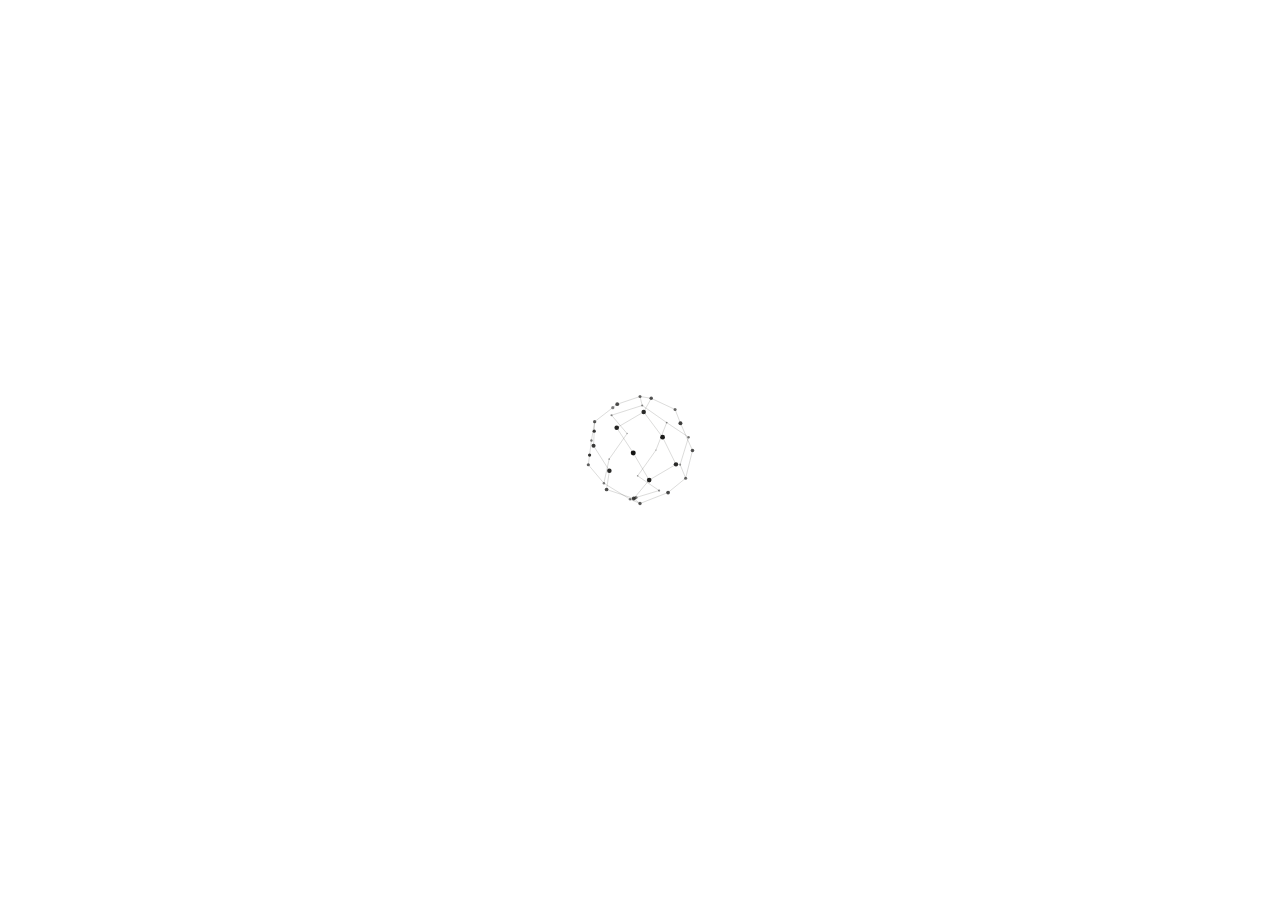
<file: index.html>
<!DOCTYPE html>
<html lang="es" data-theme="light">

<head>
    <meta charset="UTF-8" />
    <title>Filotaxia</title>
    <!-- viewport-fit=cover: la app usa toda la pantalla y respeta las áreas seguras (notch, barra de inicio) -->
    <meta name="viewport" content="width=device-width, initial-scale=1.0, viewport-fit=cover" />
    <meta name="description" content="Escuchá el sonido de tu terrario." />
    <!-- Color de la barra del navegador, uno por esquema (utils/theme.js los pisa si se fuerza un tema) -->
    <meta name="theme-color" content="#ffffff" media="(prefers-color-scheme: light)" data-scheme="light" />
    <meta name="theme-color" content="#141413" media="(prefers-color-scheme: dark)" data-scheme="dark" />
    <!-- App instalable (PWA): ícono y nombre en la pantalla de inicio.
         Android usa los íconos del manifest; el iPhone no: usa apple-touch-icon
         (PNG de 180×180 sin transparencia). Vive en la raíz porque es donde iOS
         lo busca si no encuentra este link. -->
    <link rel="manifest" href="./manifest.webmanifest" />
    <link rel="icon" type="image/png" href="./src/assets/icons/favicon-48.png" />
    <link rel="apple-touch-icon" sizes="180x180" href="./apple-touch-icon.png" />
    <meta name="mobile-web-app-capable" content="yes" />
    <meta name="apple-mobile-web-app-title" content="Filotaxia" />
    <meta name="apple-mobile-web-app-status-bar-style" content="default" />
    <!-- Tipografía: PP Neue Montreal, local (src/styles/base/fonts.css); se precarga el corte de texto -->
    <link rel="preload" href="./src/assets/fonts/ppneuemontreal-medium.otf" as="font" type="font/otf" crossorigin>
    <link rel="stylesheet" href="./src/styles.css" />
</head>

<body>
    <a class="skip-link" href="#view">Saltar al contenido</a>

    <!-- Loader de arranque (layout/boot): tapa la pantalla en blanco mientras
         carga el catálogo (store/catalog.js, puede pedirle a Supabase) y
         arranca el router. Una esfera de puntos conectados por líneas finas,
         girando despacio (boot.js arma la red y la anima; main.js avisa
         cuando ya se puede navegar, con "filotaxia:ready", y recién ahí se
         saca, con un fade). -->
    <div class="boot" data-boot role="status" aria-label="Cargando Filotaxia">
        <svg class="boot__orb" data-boot-orb viewBox="0 0 240 240" aria-hidden="true"></svg>
    </div>
    <script type="module">
        import { bindBoot } from "./src/layout/boot/boot.js";
        bindBoot(document);
    </script>

    <div class="app-shell" data-app-shell>
        <!-- LAYOUT: Header (solo en las vistas que lo piden: Terrarios, Cuidados, Bitácora, Ajustes).
             Ajustes a la derecha, como el avatar de Pulso (components/settings-link) -->
        <header class="app-header" data-header hidden>
            <div class="app-header__inner container">
                <div class="app-header__lead">
                    <a class="app-header__back" href="#/coleccion" data-header-back hidden aria-label="Volver">
                        <!-- Lucide: chevron-left -->
                        <svg viewBox="0 0 24 24" fill="none" stroke="currentColor" stroke-width="1.5"
                            stroke-linecap="round" stroke-linejoin="round" aria-hidden="true">
                            <path d="m15 18-6-6 6-6" />
                        </svg>
                    </a>
                    <div class="app-header__titles">
                        <h1 class="app-header__title" data-header-title tabindex="-1">Filotaxia</h1>
                        <p class="app-header__subtitle" data-header-subtitle></p>
                    </div>
                </div>
                <a class="settings-link" href="#/ajustes" data-header-settings aria-label="Ajustes">
                    <span class="settings-link__dot" aria-hidden="true"></span>
                </a>
            </div>
        </header>

        <!-- LAYOUT: View (el router monta acá cada pantalla) -->
        <main id="view" class="app-view" tabindex="-1"></main>

        <!-- LAYOUT: Bottom-Nav (estructura de Pulso): Mi terrario · Colección · Filotaxia ·
             Manifiesto · Guía, y al final el reproductor (no navega). Probando un estilo
             nuevo: la barra es siempre inversa al tema (negra en claro, blanca en oscuro
             — --color-inverse-bg/-text, no sigue el tema como antes) y solo íconos, sin
             label visible (aria-label en el link); la sección activa es un círculo del
             color de la página (el inverso del inverso), no un fondo suave. Conectar (el
             escáner, #/escanear) ya no está acá: se llega desde Mi terrario o el QR
             chico del bloque Pieza. Filotaxia (el catálogo de formas y ondas:
             views/formas-ondas) lleva un rombo, no ya el isotipo de la marca; también
             se llega por la card "Plantas."
             (components/plants-block). El reproductor (data-nav-player, conectado en
             layout/player-dock) no es un link: muestra u oculta la franja/barra del
             reproductor, que arranca invisible (ya no flota siempre arriba de la barra).
             Riel lateral en desktop. Ajustes está en el header. En todas las pantallas
             menos el splash y el Manifiesto del primer escaneo. -->
        <nav class="bottom-nav" aria-label="Secciones" data-nav hidden>
            <a class="bottom-nav__brand" href="#/mi-terrario">Filotaxia</a>
            <ul class="bottom-nav__list">
                <li>
                    <a class="bottom-nav__link" href="#/mi-terrario" data-route="mi-terrario" aria-label="Terrario">
                        <!-- Mi terrario (#/mi-terrario). Ícono: un terrario propio, con el
                             trazo de Lucide: la pecera redonda del TR01,
                             la línea del sustrato y un brote adentro. El viewBox recorta el margen
                             para que se vea del mismo tamaño que los otros íconos -->
                        <svg class="bottom-nav__icon bottom-nav__icon--terrario" viewBox="2.5 2.5 19 19" fill="none" stroke="currentColor"
                            stroke-linecap="round" stroke-linejoin="round" aria-hidden="true">
                            <path d="M8.5 4.5h7" />
                            <path d="M8.5 4.5C5.8 5.9 4 8.7 4 12a8 8 0 0 0 16 0c0-3.3-1.8-6.1-4.5-7.5" />
                            <path d="M5 15.5h14" />
                            <path d="M12 15.5v-4.5" />
                            <path d="M12 13c-1.8 0-3-1.2-3-3 1.8 0 3 1.2 3 3z" />
                            <path d="M12 12c1.8 0 3-1.2 3-3-1.8 0-3 1.2-3 3z" />
                        </svg>
                    </a>
                </li>
                <li>
                    <a class="bottom-nav__link" href="#/coleccion" data-route="coleccion" aria-label="Colección">
                        <!-- Lucide: layout-grid -->
                        <svg class="bottom-nav__icon" viewBox="0 0 24 24" fill="none" stroke="currentColor"
                            stroke-linecap="round" stroke-linejoin="round" aria-hidden="true">
                            <rect width="7" height="7" x="3" y="3" rx="1" />
                            <rect width="7" height="7" x="14" y="3" rx="1" />
                            <rect width="7" height="7" x="14" y="14" rx="1" />
                            <rect width="7" height="7" x="3" y="14" rx="1" />
                        </svg>
                    </a>
                </li>
                <li>
                    <a class="bottom-nav__link" href="#/formas-ondas" data-route="formas-ondas" aria-label="Formas">
                        <!-- Lucide: leaf (la forma de la hoja define la onda) -->
                        <svg class="bottom-nav__icon" viewBox="0 0 24 24" fill="none" stroke="currentColor"
                            stroke-linecap="round" stroke-linejoin="round" aria-hidden="true">
                            <path d="M11 20A7 7 0 0 1 9.8 6.1C15.5 5 17 4.48 19 2c1 2 2 4.18 2 8 0 5.5-4.78 10-11 10Z" />
                            <path d="M2 21c0-3 1.85-5.36 5.08-6C9.5 14.52 12 13 13 12" />
                        </svg>
                    </a>
                </li>
                <li>
                    <a class="bottom-nav__link" href="#/manifiesto" data-route="manifiesto" aria-label="Manifiesto">
                        <!-- Lucide: book-open -->
                        <svg class="bottom-nav__icon" viewBox="0 0 24 24" fill="none" stroke="currentColor"
                            stroke-linecap="round" stroke-linejoin="round" aria-hidden="true">
                            <path d="M12 7v14" />
                            <path d="M3 18a1 1 0 0 1-1-1V4a1 1 0 0 1 1-1h5a4 4 0 0 1 4 4 4 4 0 0 1 4-4h5a1 1 0 0 1 1 1v13a1 1 0 0 1-1 1h-6a3 3 0 0 0-3 3 3 3 0 0 0-3-3z" />
                        </svg>
                    </a>
                </li>
                <li>
                    <a class="bottom-nav__link" href="#/filotaxia" data-route="filotaxia" aria-label="Conectar">
                        <!-- Lucide: qr-code -->
                        <svg class="bottom-nav__icon" viewBox="0 0 24 24" fill="none" stroke="currentColor"
                            stroke-linecap="round" stroke-linejoin="round" aria-hidden="true">
                            <rect width="5" height="5" x="3" y="3" rx="1" />
                            <rect width="5" height="5" x="16" y="3" rx="1" />
                            <rect width="5" height="5" x="3" y="16" rx="1" />
                            <path d="M21 16h-3a2 2 0 0 0-2 2v3" />
                            <path d="M21 21v.01" />
                            <path d="M12 7v3a2 2 0 0 1-2 2H7" />
                            <path d="M3 12h.01" />
                            <path d="M12 3h.01" />
                            <path d="M12 16v.01" />
                            <path d="M16 12h1" />
                            <path d="M21 12v.01" />
                            <path d="M12 21v-1" />
                        </svg>
                    </a>
                </li>
                <li class="bottom-nav__sep" aria-hidden="true"><span class="bottom-nav__sep-line"></span></li>
                <li>
                    <!-- El reproductor (layout/player-dock): no navega, muestra u
                         oculta la barra del reproductor (components/now-playing), que
                         arranca invisible. Ícono Lucide: audio-lines (no "play": no
                         pausa/reproduce, solo abre y cierra) -->
                    <button class="bottom-nav__link" type="button" data-nav-player aria-label="Reproductor">
                        <svg class="bottom-nav__icon" viewBox="0 0 24 24" fill="none" stroke="currentColor"
                            stroke-linecap="round" stroke-linejoin="round" aria-hidden="true">
                            <path d="M2 10v3" />
                            <path d="M6 6v11" />
                            <path d="M10 3v18" />
                            <path d="M14 8v7" />
                            <path d="M18 5v13" />
                            <path d="M22 10v3" />
                        </svg>
                    </button>
                </li>
                <!-- La píldora (layout/player-dock): oculta (ancho 0) hasta que se
                     toca el ícono de arriba; ahí la barra se extiende y aparece la
                     foto del terrario que suena con el play/pause encima, como un
                     ícono más. Tocar la foto (afuera del play) lleva a la Pieza. -->
                <li class="bottom-nav__pill" data-nav-pill>
                    <a class="bottom-nav__pill-tap" data-pill-tap aria-label="Ver la pieza">
                        <span class="bottom-nav__pill-art" data-pill-art aria-hidden="true"></span>
                    </a>
                    <button class="bottom-nav__pill-play" type="button" data-pill-play aria-label="Reproducir" aria-pressed="false"></button>
                </li>
            </ul>
        </nav>
    </div>

    <!-- Avisos breves (components/toast) -->
    <div class="toast-region" data-toast-region aria-live="polite"></div>

    <script type="module" src="./src/main.js"></script>
</body>

</html>
</file>
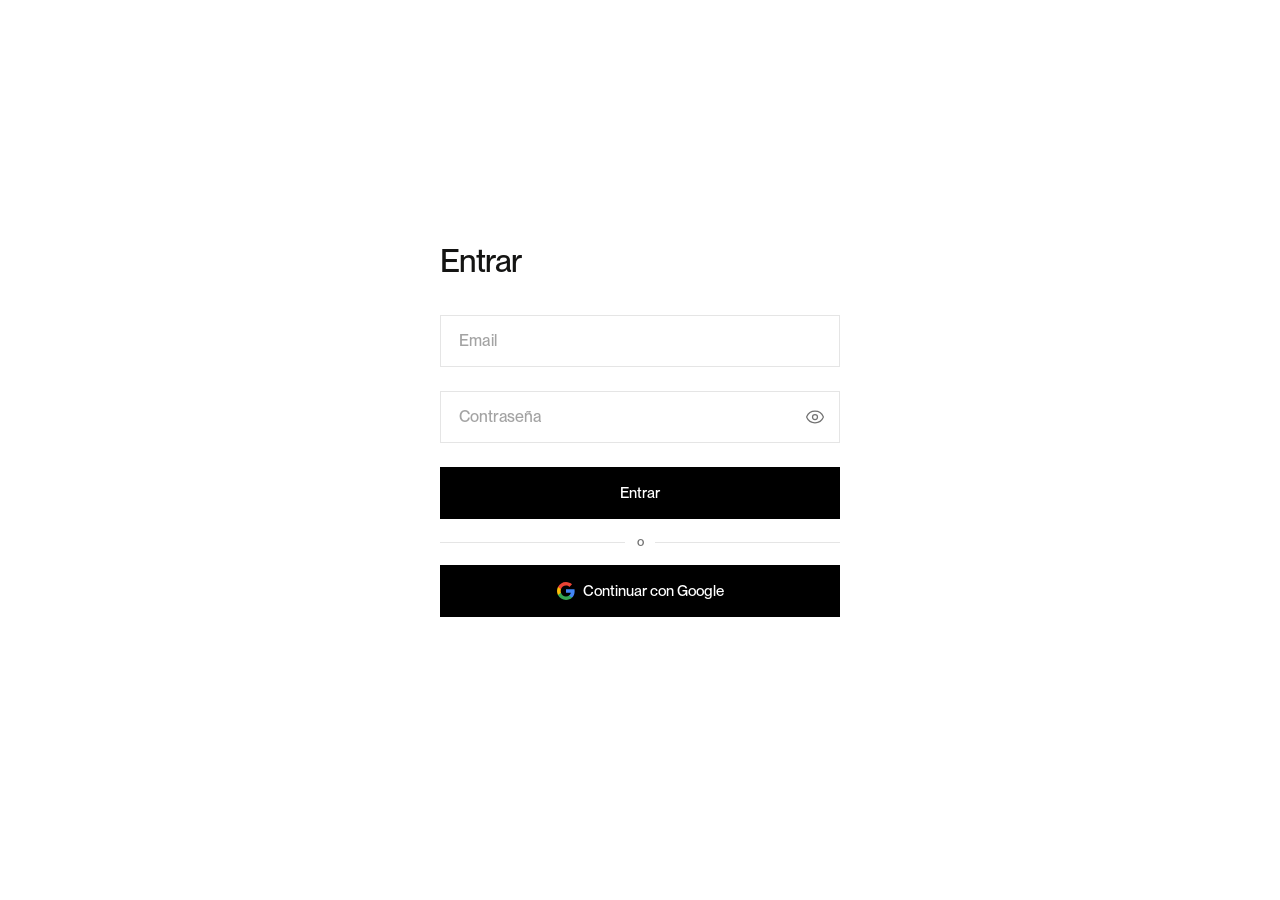
<file: admin/index.html>
<!DOCTYPE html>
<html lang="es" data-theme="light">

<head>
    <meta charset="UTF-8" />
    <title>Panel · Filotaxia</title>
    <meta name="viewport" content="width=device-width, initial-scale=1.0, viewport-fit=cover" />
    <!-- Página interna: sin link desde la app y fuera de los buscadores -->
    <meta name="robots" content="noindex, nofollow" />
    <!-- Color de la barra del navegador: uno por esquema; utils/theme.js los
         actualiza cuando se fuerza claro u oscuro desde Ajustes -->
    <meta name="theme-color" content="#ffffff" media="(prefers-color-scheme: light)" data-scheme="light" />
    <meta name="theme-color" content="#141413" media="(prefers-color-scheme: dark)" data-scheme="dark" />
    <link rel="icon" type="image/png" href="../src/assets/icons/favicon-48.png" />
    <link rel="apple-touch-icon" sizes="180x180" href="../apple-touch-icon.png" />
    <link rel="preload" href="../src/assets/fonts/ppneuemontreal-medium.otf" as="font" type="font/otf" crossorigin>
    <link rel="stylesheet" href="../src/styles.css" />
</head>

<body>
    <!-- El panel de carga de terrarios (src/views/admin/): entrar, lista,
         alta y edición, QR. Pinta cada pantalla adentro de <main>. -->
    <main class="admin container" data-admin tabindex="-1"></main>

    <!-- La misma barra del front (layout/bottom-nav), con las páginas del
         panel en vez de las de la app: Terrarios, Nuevo, Imprimir, Backups.
         admin.js la muestra/oculta y marca la activa, igual que router.js. -->
    <nav class="bottom-nav" aria-label="Secciones" data-nav hidden>
        <a class="bottom-nav__brand" href="#/">Panel</a>
        <ul class="bottom-nav__list bottom-nav__list--panel">
            <li>
                <a class="bottom-nav__link" href="#/" data-route="lista" aria-label="Terrarios">
                    <!-- Lucide: list -->
                    <svg class="bottom-nav__icon" viewBox="0 0 24 24" fill="none" stroke="currentColor"
                        stroke-linecap="round" stroke-linejoin="round" aria-hidden="true">
                        <path d="M3 12h.01" /><path d="M3 18h.01" /><path d="M3 6h.01" />
                        <path d="M8 12h13" /><path d="M8 18h13" /><path d="M8 6h13" />
                    </svg>
                </a>
            </li>
            <li>
                <a class="bottom-nav__link" href="#/nuevo" data-route="nuevo" aria-label="Nuevo terrario">
                    <!-- Lucide: plus -->
                    <svg class="bottom-nav__icon" viewBox="0 0 24 24" fill="none" stroke="currentColor"
                        stroke-linecap="round" stroke-linejoin="round" aria-hidden="true">
                        <path d="M5 12h14" /><path d="M12 5v14" />
                    </svg>
                </a>
            </li>
            <li>
                <a class="bottom-nav__link" href="#/imprimir" data-route="imprimir" aria-label="Imprimir QR">
                    <!-- Lucide: qr-code -->
                    <svg class="bottom-nav__icon" viewBox="0 0 24 24" fill="none" stroke="currentColor"
                        stroke-linecap="round" stroke-linejoin="round" aria-hidden="true">
                        <rect width="5" height="5" x="3" y="3" rx="1" /><rect width="5" height="5" x="16" y="3" rx="1" />
                        <rect width="5" height="5" x="3" y="16" rx="1" />
                        <path d="M21 16h-3a2 2 0 0 0-2 2v3" /><path d="M21 21v.01" /><path d="M12 7v3a2 2 0 0 1-2 2H7" />
                        <path d="M3 12h.01" /><path d="M12 3h.01" /><path d="M12 16v.01" /><path d="M16 12h1" />
                        <path d="M21 12v.01" /><path d="M12 21v-1" />
                    </svg>
                </a>
            </li>
            <li>
                <a class="bottom-nav__link" href="#/backups" data-route="backups" aria-label="Backups">
                    <!-- Lucide: calendar -->
                    <svg class="bottom-nav__icon" viewBox="0 0 24 24" fill="none" stroke="currentColor"
                        stroke-linecap="round" stroke-linejoin="round" aria-hidden="true">
                        <path d="M8 2v4" /><path d="M16 2v4" /><rect width="18" height="18" x="3" y="4" rx="2" />
                        <path d="M3 10h18" />
                    </svg>
                </a>
            </li>
        </ul>
    </nav>

    <!-- Avisos breves (components/toast) -->
    <div class="toast-region" data-toast-region aria-live="polite"></div>

    <script type="module" src="../src/views/admin/admin.js"></script>
</body>

</html>
</file>
<file: src/styles.css>
/* ============================================
   STYLES
   ============================================ */
/* tokens */
@import url('./styles/tokens/tokens-colors.css');
@import url('./styles/tokens/tokens-typography.css');
@import url('./styles/tokens/tokens-spacing.css');
@import url('./styles/tokens/tokens-radius.css');
@import url('./styles/tokens/tokens-effects.css');
@import url('./styles/tokens/tokens-sizes.css');

/* semantic */
@import url('./styles/semantic/semantic-colors.css');

/* base */
@import url('./styles/base/fonts.css');
@import url('./styles/base/reset.css');
@import url('./styles/base/base.css');
@import url('./styles/base/layout.css');
@import url('./styles/base/typography.css');

/* ============================================
   LAYOUT
   ============================================ */
@import url('./layout/boot/boot.css');
@import url('./layout/app-shell/app-shell.css');
@import url('./layout/header/header.css');
@import url('./layout/bottom-nav/bottom-nav.css');
@import url('./layout/player-dock/player-dock.css');

/* ============================================
   ANIMATIONS
   ============================================ */
@import url('./animation/reveal.css');

/* ============================================
   COMPONENTS
   ============================================ */
@import url('./components/button/button.css');
@import url('./components/field/field.css');
@import url('./components/terrarium-art/terrarium-art.css');
@import url('./components/list-row/list-row.css');
@import url('./components/switch/switch.css');
@import url('./components/segmented/segmented.css');
@import url('./components/chip/chip.css');
@import url('./components/sheet/sheet.css');
@import url('./components/toast/toast.css');
@import url('./components/leaf-waves/leaf-waves.css');
@import url('./components/settings-link/settings-link.css');
@import url('./components/block/block.css');
@import url('./components/plants-block/plants-block.css');
@import url('./components/connect-loop/connect-loop.css');
@import url('./components/production-loop/production-loop.css');
@import url('./components/share-sheet/share-sheet.css');
@import url('./components/particles/particles.css');
@import url('./components/loader/loader.css');
@import url('./components/now-playing/now-playing.css');
@import url('./components/file-upload/file-upload.css');

/* ============================================
   VIEWS
   ============================================ */
@import url('./views/inicio/inicio.css');
@import url('./views/mi-terrario/mi-terrario.css');
@import url('./views/escanear/escanear.css');
@import url('./views/terrario/terrario.css');
@import url('./views/coleccion/coleccion.css');
@import url('./views/escuchar/escuchar.css');
@import url('./views/bitacora/bitacora.css');
@import url('./views/ajustes/ajustes.css');
@import url('./views/manifiesto/manifiesto.css');
@import url('./views/cuidados/cuidados.css');
@import url('./views/filotaxia/filotaxia.css');
@import url('./views/formas-ondas/formas-ondas.css');
@import url('./views/admin/admin.css');
</file>
